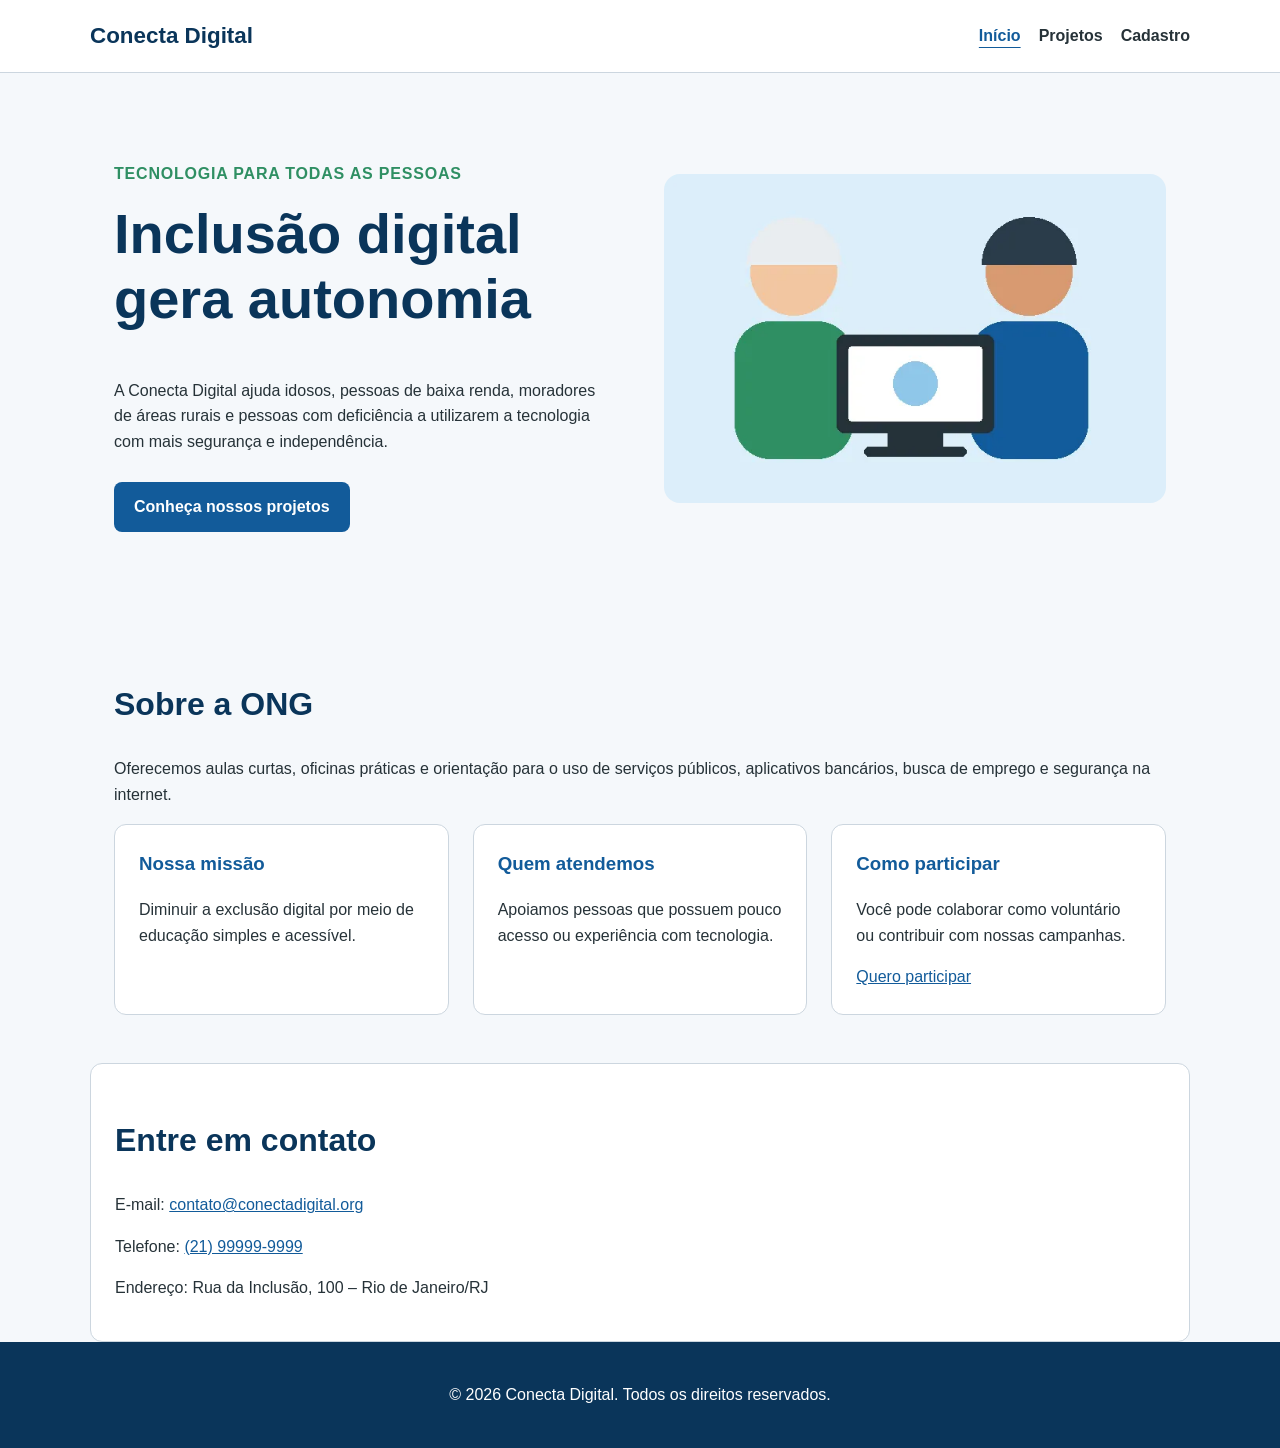
<file: index.html>
<!DOCTYPE html>
<html lang="pt-BR">
<head>
  <meta charset="UTF-8">
  <meta name="viewport" content="width=device-width, initial-scale=1.0">
  <meta name="description" content="Conheça a ONG Conecta Digital e suas ações de inclusão digital.">
  <title>Conecta Digital | Início</title>
  <link rel="stylesheet" href="assets/css/style.css">
</head>
<body>
  <header class="cabecalho">
    <a class="logo" href="index.html">Conecta Digital</a>

    <nav aria-label="Navegação principal">
      <ul class="menu">
        <li><a href="index.html" aria-current="page">Início</a></li>
        <li><a href="projetos.html">Projetos</a></li>
        <li><a href="cadastro.html">Cadastro</a></li>
      </ul>
    </nav>
  </header>

  <main>
    <section class="destaque" aria-labelledby="titulo-principal">
      <div>
        <p class="chamada">Tecnologia para todas as pessoas</p>
        <h1 id="titulo-principal">Inclusão digital gera autonomia</h1>
        <p>
          A Conecta Digital ajuda idosos, pessoas de baixa renda, moradores de
          áreas rurais e pessoas com deficiência a utilizarem a tecnologia com
          mais segurança e independência.
        </p>
        <a class="botao" href="projetos.html">Conheça nossos projetos</a>
      </div>

      <picture>
        <source srcset="assets/imagens/inclusao-digital.webp" type="image/webp">
        <img
          src="assets/imagens/inclusao-digital.svg"
          alt="Idosa aprendendo a usar um computador com a ajuda de uma voluntária"
          width="640"
          height="420"
        >
      </picture>
    </section>

    <section class="secao" aria-labelledby="sobre-nos">
      <h2 id="sobre-nos">Sobre a ONG</h2>
      <p>
        Oferecemos aulas curtas, oficinas práticas e orientação para o uso de
        serviços públicos, aplicativos bancários, busca de emprego e segurança
        na internet.
      </p>

      <div class="grade">
        <article class="cartao">
          <h3>Nossa missão</h3>
          <p>Diminuir a exclusão digital por meio de educação simples e acessível.</p>
        </article>

        <article class="cartao">
          <h3>Quem atendemos</h3>
          <p>Apoiamos pessoas que possuem pouco acesso ou experiência com tecnologia.</p>
        </article>

        <aside class="cartao">
          <h3>Como participar</h3>
          <p>Você pode colaborar como voluntário ou contribuir com nossas campanhas.</p>
          <a href="cadastro.html">Quero participar</a>
        </aside>
      </div>
    </section>

    <section class="secao contato" aria-labelledby="titulo-contato">
      <h2 id="titulo-contato">Entre em contato</h2>
      <address>
        <p>E-mail: <a href="mailto:contato@conectadigital.org">contato@conectadigital.org</a></p>
        <p>Telefone: <a href="tel:+5521999999999">(21) 99999-9999</a></p>
        <p>Endereço: Rua da Inclusão, 100 – Rio de Janeiro/RJ</p>
      </address>
    </section>
  </main>

  <footer>
    <p>&copy; 2026 Conecta Digital. Todos os direitos reservados.</p>
  </footer>
</body>
</html>
</file>
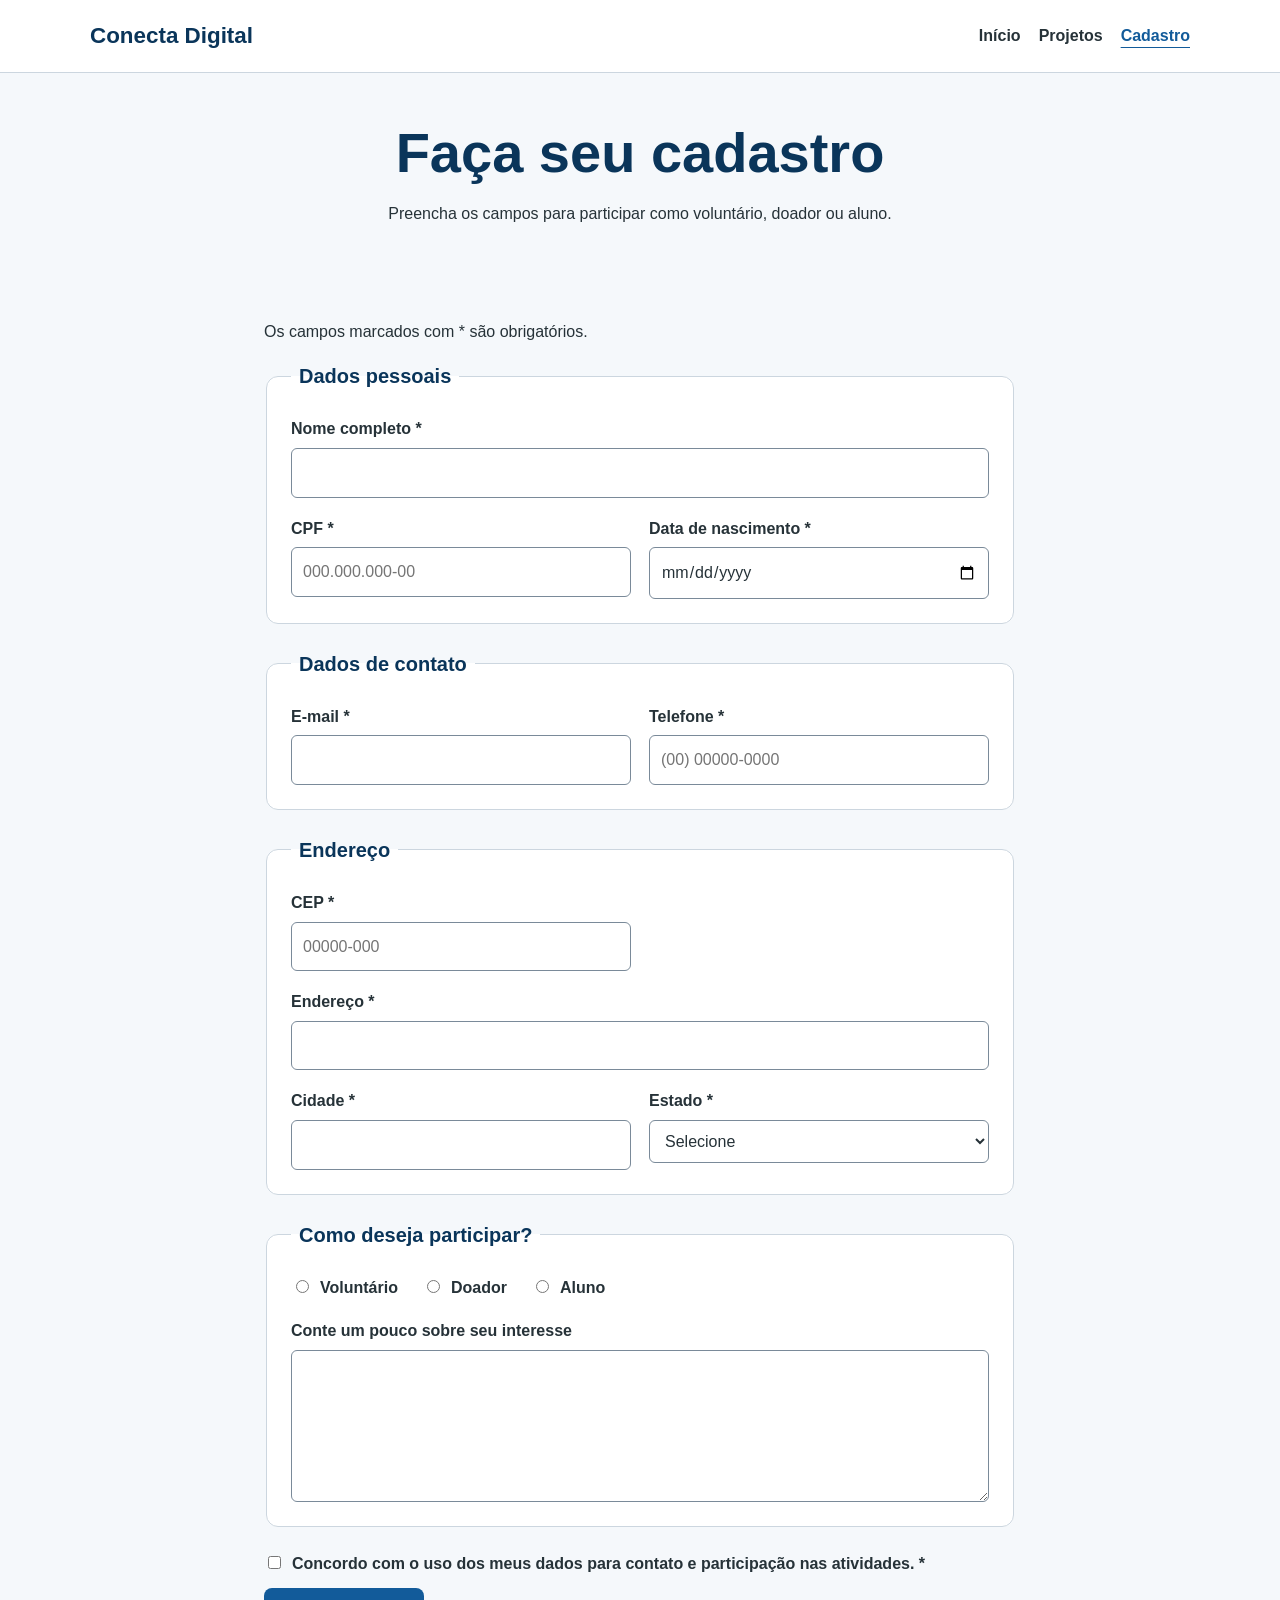
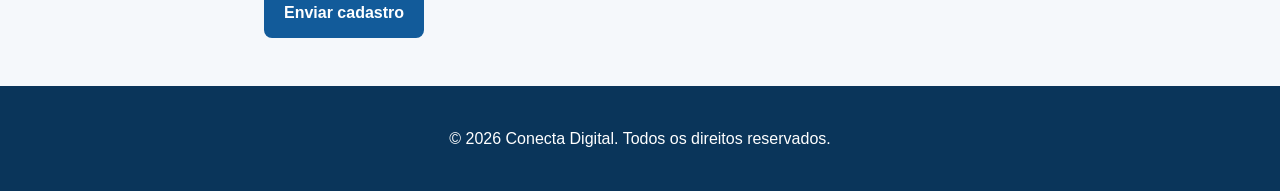
<file: cadastro.html>
<!DOCTYPE html>
<html lang="pt-BR">
<head>
  <meta charset="UTF-8">
  <meta name="viewport" content="width=device-width, initial-scale=1.0">
  <meta name="description" content="Cadastre-se para participar das ações da ONG Conecta Digital.">
  <title>Conecta Digital | Cadastro</title>
  <link rel="stylesheet" href="assets/css/style.css">
</head>
<body>
  <header class="cabecalho">
    <a class="logo" href="index.html">Conecta Digital</a>

    <nav aria-label="Navegação principal">
      <ul class="menu">
        <li><a href="index.html">Início</a></li>
        <li><a href="projetos.html">Projetos</a></li>
        <li><a href="cadastro.html" aria-current="page">Cadastro</a></li>
      </ul>
    </nav>
  </header>

  <main>
    <section class="titulo-pagina" aria-labelledby="titulo-cadastro">
      <h1 id="titulo-cadastro">Faça seu cadastro</h1>
      <p>Preencha os campos para participar como voluntário, doador ou aluno.</p>
    </section>

    <form class="formulario" action="#" method="post">
      <p>Os campos marcados com * são obrigatórios.</p>

      <fieldset>
        <legend>Dados pessoais</legend>

        <div class="grupo-campo campo-completo">
          <label for="nome">Nome completo *</label>
          <input type="text" id="nome" name="nome" minlength="3" maxlength="100" autocomplete="name" required>
        </div>

        <div class="grupo-campo">
          <label for="cpf">CPF *</label>
          <input
            type="text"
            id="cpf"
            name="cpf"
            inputmode="numeric"
            pattern="\d{3}\.\d{3}\.\d{3}-\d{2}"
            maxlength="14"
            placeholder="000.000.000-00"
            title="Digite o CPF no formato 000.000.000-00"
            autocomplete="off"
            required
          >
        </div>

        <div class="grupo-campo">
          <label for="nascimento">Data de nascimento *</label>
          <input type="date" id="nascimento" name="nascimento" autocomplete="bday" required>
        </div>
      </fieldset>

      <fieldset>
        <legend>Dados de contato</legend>

        <div class="grupo-campo">
          <label for="email">E-mail *</label>
          <input type="email" id="email" name="email" maxlength="120" autocomplete="email" required>
        </div>

        <div class="grupo-campo">
          <label for="telefone">Telefone *</label>
          <input
            type="tel"
            id="telefone"
            name="telefone"
            inputmode="tel"
            pattern="\(\d{2}\) \d{5}-\d{4}"
            maxlength="15"
            placeholder="(00) 00000-0000"
            title="Digite o telefone no formato (00) 00000-0000"
            autocomplete="tel"
            required
          >
        </div>
      </fieldset>

      <fieldset>
        <legend>Endereço</legend>

        <div class="grupo-campo">
          <label for="cep">CEP *</label>
          <input
            type="text"
            id="cep"
            name="cep"
            inputmode="numeric"
            pattern="\d{5}-\d{3}"
            maxlength="9"
            placeholder="00000-000"
            title="Digite o CEP no formato 00000-000"
            autocomplete="postal-code"
            required
          >
        </div>

        <div class="grupo-campo campo-completo">
          <label for="endereco">Endereço *</label>
          <input type="text" id="endereco" name="endereco" maxlength="150" autocomplete="street-address" required>
        </div>

        <div class="grupo-campo">
          <label for="cidade">Cidade *</label>
          <input type="text" id="cidade" name="cidade" maxlength="80" autocomplete="address-level2" required>
        </div>

        <div class="grupo-campo">
          <label for="estado">Estado *</label>
          <select id="estado" name="estado" autocomplete="address-level1" required>
            <option value="">Selecione</option>
            <option value="RJ">Rio de Janeiro</option>
            <option value="SP">São Paulo</option>
            <option value="MG">Minas Gerais</option>
            <option value="ES">Espírito Santo</option>
          </select>
        </div>
      </fieldset>

      <fieldset>
        <legend>Como deseja participar?</legend>

        <div class="opcoes">
          <label><input type="radio" name="participacao" value="voluntario" required> Voluntário</label>
          <label><input type="radio" name="participacao" value="doador"> Doador</label>
          <label><input type="radio" name="participacao" value="aluno"> Aluno</label>
        </div>

        <div class="grupo-campo campo-completo">
          <label for="mensagem">Conte um pouco sobre seu interesse</label>
          <textarea id="mensagem" name="mensagem" rows="5" maxlength="500"></textarea>
        </div>
      </fieldset>

      <label class="termos">
        <input type="checkbox" name="consentimento" required>
        Concordo com o uso dos meus dados para contato e participação nas atividades. *
      </label>

      <button type="submit">Enviar cadastro</button>
    </form>
  </main>

  <footer>
    <p>&copy; 2026 Conecta Digital. Todos os direitos reservados.</p>
  </footer>
</body>
</html>
</file>
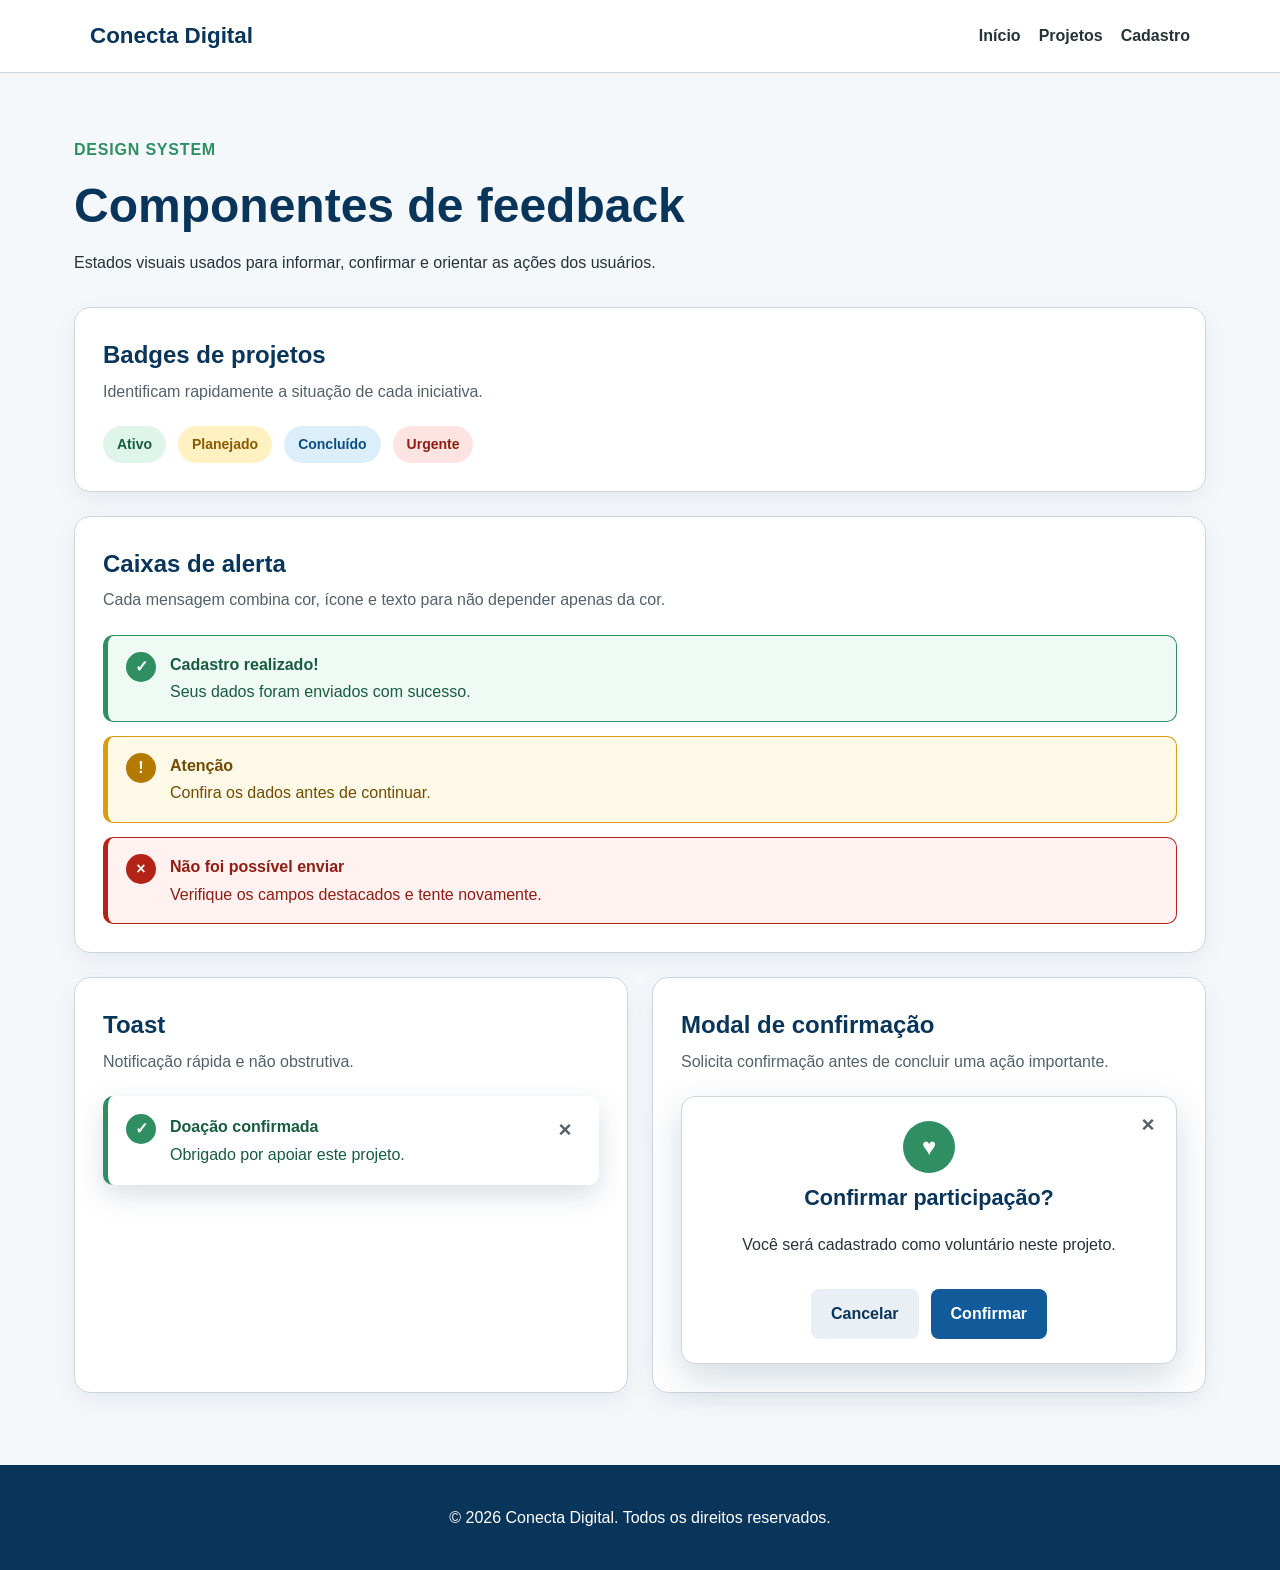
<file: componentes.html>
<!DOCTYPE html>
<html lang="pt-BR">
<head>
  <meta charset="UTF-8">
  <meta name="viewport" content="width=device-width, initial-scale=1.0">
  <title>Conecta Digital | Componentes de feedback</title>
  <link rel="stylesheet" href="assets/css/style.css">
</head>
<body>
  <header class="cabecalho">
    <a class="logo" href="index.html">Conecta Digital</a>
    <nav aria-label="Navegação principal">
      <ul class="menu">
        <li><a href="index.html">Início</a></li>
        <li><a href="projetos.html">Projetos</a></li>
        <li><a href="cadastro.html">Cadastro</a></li>
      </ul>
    </nav>
  </header>

  <main class="pagina-componentes">
    <section class="titulo-componentes">
      <p class="chamada">Design System</p>
      <h1>Componentes de feedback</h1>
      <p>Estados visuais usados para informar, confirmar e orientar as ações dos usuários.</p>
    </section>

    <section class="painel-componentes" aria-labelledby="titulo-badges">
      <h2 id="titulo-badges">Badges de projetos</h2>
      <p class="descricao-componente">Identificam rapidamente a situação de cada iniciativa.</p>
      <div class="lista-badges">
        <span class="badge badge-ativo">Ativo</span>
        <span class="badge badge-planejado">Planejado</span>
        <span class="badge badge-concluido">Concluído</span>
        <span class="badge badge-urgente">Urgente</span>
      </div>
    </section>

    <section class="painel-componentes" aria-labelledby="titulo-alertas">
      <h2 id="titulo-alertas">Caixas de alerta</h2>
      <p class="descricao-componente">Cada mensagem combina cor, ícone e texto para não depender apenas da cor.</p>
      <div class="alerta alerta-sucesso" role="status">
        <span class="icone-feedback" aria-hidden="true">✓</span>
        <div><strong>Cadastro realizado!</strong><p>Seus dados foram enviados com sucesso.</p></div>
      </div>
      <div class="alerta alerta-aviso" role="alert">
        <span class="icone-feedback" aria-hidden="true">!</span>
        <div><strong>Atenção</strong><p>Confira os dados antes de continuar.</p></div>
      </div>
      <div class="alerta alerta-erro" role="alert">
        <span class="icone-feedback" aria-hidden="true">×</span>
        <div><strong>Não foi possível enviar</strong><p>Verifique os campos destacados e tente novamente.</p></div>
      </div>
    </section>

    <div class="grade-feedback">
      <section class="painel-componentes" aria-labelledby="titulo-toast">
        <h2 id="titulo-toast">Toast</h2>
        <p class="descricao-componente">Notificação rápida e não obstrutiva.</p>
        <div class="toast-demonstracao" role="status" aria-live="polite">
          <span class="icone-toast" aria-hidden="true">✓</span>
          <div><strong>Doação confirmada</strong><p>Obrigado por apoiar este projeto.</p></div>
          <button class="fechar-feedback" type="button" aria-label="Fechar notificação">×</button>
        </div>
      </section>

      <section class="painel-componentes" aria-labelledby="titulo-modal">
        <h2 id="titulo-modal">Modal de confirmação</h2>
        <p class="descricao-componente">Solicita confirmação antes de concluir uma ação importante.</p>
        <div class="modal-demonstracao" role="dialog" aria-modal="true" aria-labelledby="modal-titulo" aria-describedby="modal-texto">
          <button class="fechar-feedback" type="button" aria-label="Fechar janela">×</button>
          <span class="icone-modal" aria-hidden="true">♥</span>
          <h3 id="modal-titulo">Confirmar participação?</h3>
          <p id="modal-texto">Você será cadastrado como voluntário neste projeto.</p>
          <div class="acoes-modal">
            <button class="botao-secundario" type="button">Cancelar</button>
            <button type="button">Confirmar</button>
          </div>
        </div>
      </section>
    </div>
  </main>

  <footer>
    <p>&copy; 2026 Conecta Digital. Todos os direitos reservados.</p>
  </footer>
</body>
</html>
</file>
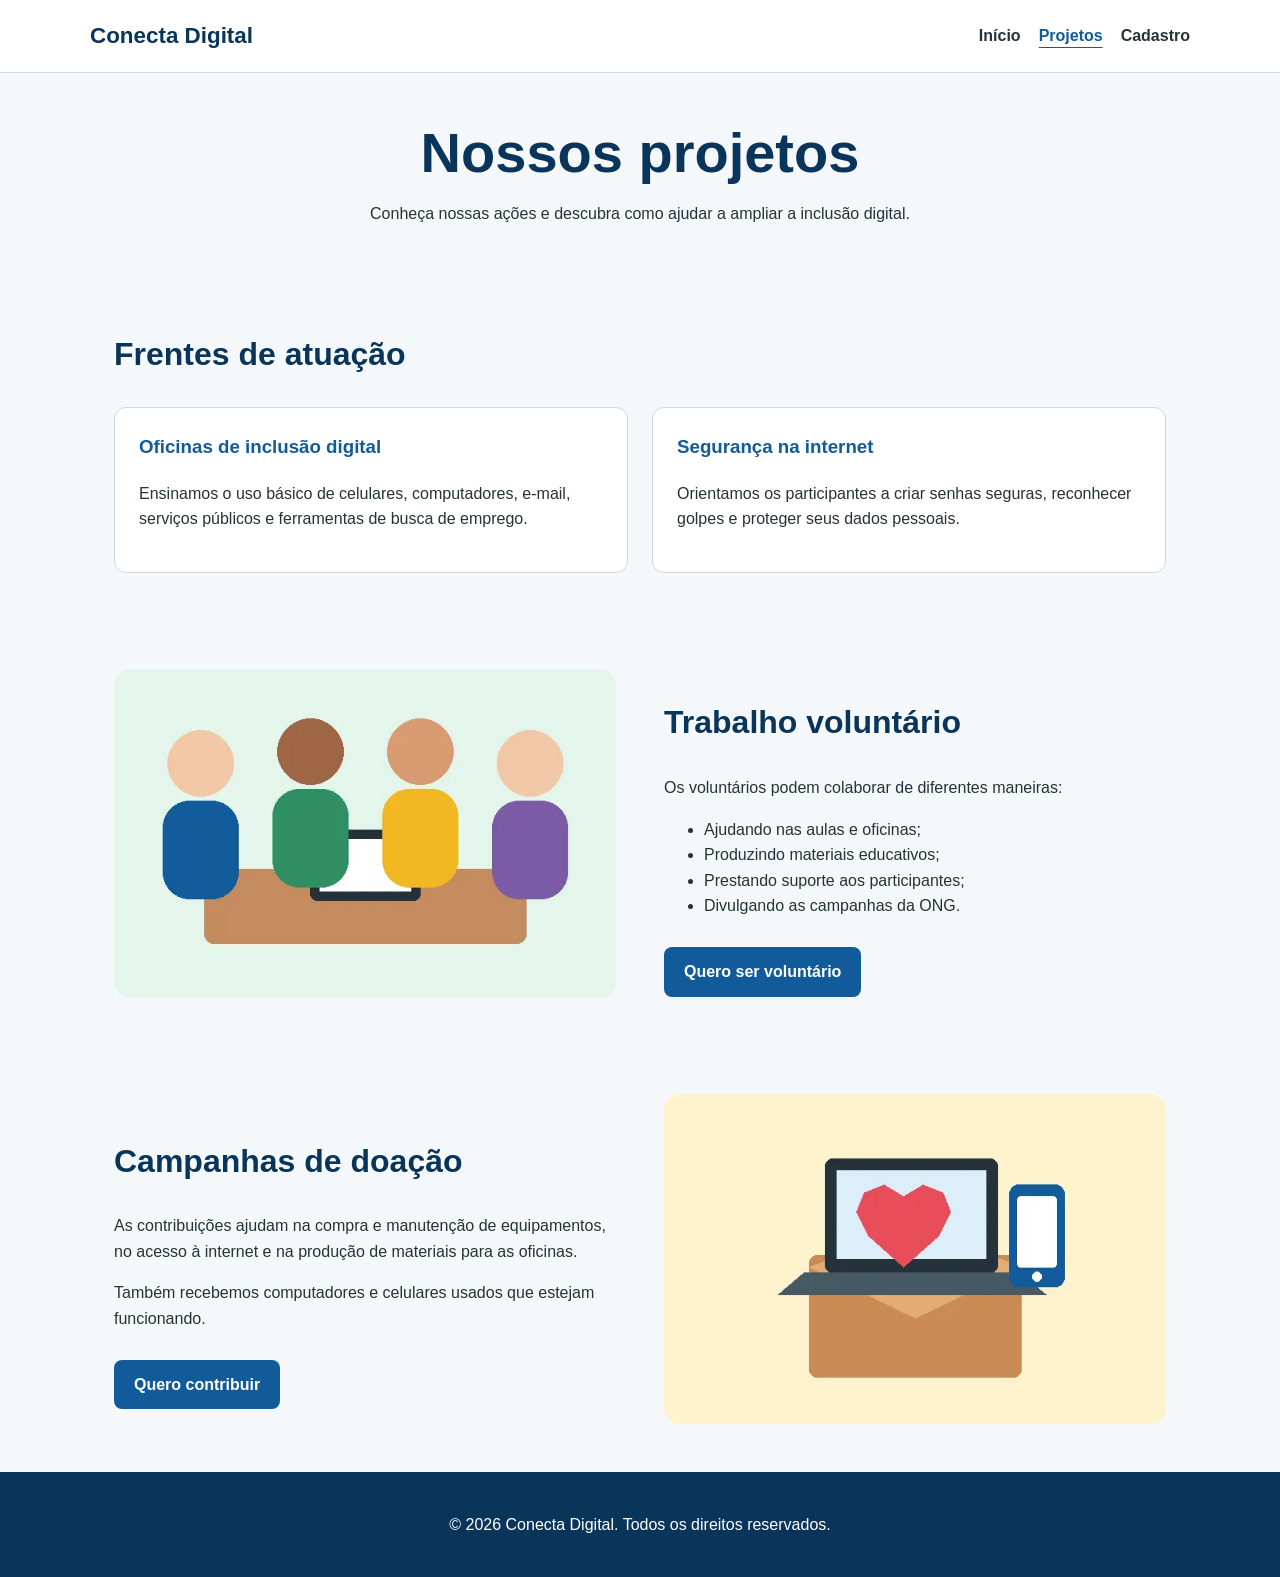
<file: projetos.html>
<!DOCTYPE html>
<html lang="pt-BR">
<head>
  <meta charset="UTF-8">
  <meta name="viewport" content="width=device-width, initial-scale=1.0">
  <meta name="description" content="Conheça os projetos, campanhas e oportunidades de voluntariado da Conecta Digital.">
  <title>Conecta Digital | Projetos</title>
  <link rel="stylesheet" href="assets/css/style.css">
</head>
<body>
  <header class="cabecalho">
    <a class="logo" href="index.html">Conecta Digital</a>

    <nav aria-label="Navegação principal">
      <ul class="menu">
        <li><a href="index.html">Início</a></li>
        <li><a href="projetos.html" aria-current="page">Projetos</a></li>
        <li><a href="cadastro.html">Cadastro</a></li>
      </ul>
    </nav>
  </header>

  <main>
    <section class="titulo-pagina" aria-labelledby="titulo-projetos">
      <h1 id="titulo-projetos">Nossos projetos</h1>
      <p>Conheça nossas ações e descubra como ajudar a ampliar a inclusão digital.</p>
    </section>

    <section class="secao" aria-labelledby="acoes">
      <h2 id="acoes">Frentes de atuação</h2>

      <div class="grade grade-dois">
        <article class="cartao">
          <h3>Oficinas de inclusão digital</h3>
          <p>
            Ensinamos o uso básico de celulares, computadores, e-mail, serviços
            públicos e ferramentas de busca de emprego.
          </p>
        </article>

        <article class="cartao">
          <h3>Segurança na internet</h3>
          <p>
            Orientamos os participantes a criar senhas seguras, reconhecer golpes
            e proteger seus dados pessoais.
          </p>
        </article>
      </div>
    </section>

    <section class="secao bloco-imagem" aria-labelledby="voluntariado">
      <picture>
        <source srcset="assets/imagens/voluntariado.webp" type="image/webp">
        <img
          src="assets/imagens/voluntariado.svg"
          alt="Grupo de voluntários reunido em uma oficina de inclusão digital"
          width="640"
          height="420"
        >
      </picture>

      <div>
        <h2 id="voluntariado">Trabalho voluntário</h2>
        <p>Os voluntários podem colaborar de diferentes maneiras:</p>
        <ul>
          <li>Ajudando nas aulas e oficinas;</li>
          <li>Produzindo materiais educativos;</li>
          <li>Prestando suporte aos participantes;</li>
          <li>Divulgando as campanhas da ONG.</li>
        </ul>
        <a class="botao" href="cadastro.html">Quero ser voluntário</a>
      </div>
    </section>

    <section class="secao bloco-imagem bloco-invertido" aria-labelledby="doacoes">
      <picture>
        <source srcset="assets/imagens/doacoes.webp" type="image/webp">
        <img
          src="assets/imagens/doacoes.svg"
          alt="Caixa de doações contendo um notebook e um celular para os projetos da ONG"
          width="640"
          height="420"
        >
      </picture>

      <div>
        <h2 id="doacoes">Campanhas de doação</h2>
        <p>
          As contribuições ajudam na compra e manutenção de equipamentos, no acesso
          à internet e na produção de materiais para as oficinas.
        </p>
        <p>Também recebemos computadores e celulares usados que estejam funcionando.</p>
        <a class="botao" href="cadastro.html">Quero contribuir</a>
      </div>
    </section>
  </main>

  <footer>
    <p>&copy; 2026 Conecta Digital. Todos os direitos reservados.</p>
  </footer>
</body>
</html>
</file>
<file: assets/css/style.css>
:root {
  --azul: #125b9a;
  --azul-escuro: #0a355a;
  --verde: #2f8f63;
  --fundo: #f5f8fb;
  --texto: #263238;
  --branco: #ffffff;
  --borda: #ccd6df;
}

* {
  box-sizing: border-box;
}

body {
  margin: 0;
  color: var(--texto);
  background: var(--fundo);
  font-family: Arial, Helvetica, sans-serif;
  line-height: 1.6;
}

a {
  color: var(--azul);
}

a:focus-visible,
button:focus-visible,
input:focus-visible,
select:focus-visible,
textarea:focus-visible {
  outline: 3px solid #f1b722;
  outline-offset: 3px;
}

img {
  display: block;
  max-width: 100%;
  height: auto;
  border-radius: 16px;
}

.cabecalho {
  display: flex;
  justify-content: space-between;
  align-items: center;
  gap: 24px;
  padding: 18px max(5%, calc((100% - 1100px) / 2));
  background: var(--branco);
  border-bottom: 1px solid var(--borda);
}

.logo {
  color: var(--azul-escuro);
  font-size: 1.4rem;
  font-weight: bold;
  text-decoration: none;
}

.menu {
  display: flex;
  flex-wrap: wrap;
  gap: 18px;
  margin: 0;
  padding: 0;
  list-style: none;
}

.menu a {
  color: var(--texto);
  font-weight: bold;
  text-decoration: none;
}

.menu a:hover,
.menu a[aria-current="page"] {
  color: var(--azul);
  text-decoration: underline;
  text-underline-offset: 6px;
}

.destaque,
.bloco-imagem {
  display: grid;
  grid-template-columns: 1fr 1fr;
  align-items: center;
  gap: 48px;
  max-width: 1100px;
  margin: 0 auto;
  padding: 72px 24px;
}

.destaque h1,
.titulo-pagina h1 {
  margin-top: 0;
  color: var(--azul-escuro);
  font-size: clamp(2rem, 5vw, 3.5rem);
  line-height: 1.15;
}

.chamada {
  color: var(--verde);
  font-weight: bold;
  text-transform: uppercase;
  letter-spacing: 0.05em;
}

.botao,
button {
  display: inline-block;
  margin-top: 12px;
  padding: 12px 20px;
  color: var(--branco);
  background: var(--azul);
  border: 0;
  border-radius: 8px;
  font: inherit;
  font-weight: bold;
  text-decoration: none;
  cursor: pointer;
}

.botao:hover,
button:hover {
  background: var(--azul-escuro);
}

.secao,
.titulo-pagina,
.formulario {
  max-width: 1100px;
  margin: 0 auto;
  padding: 48px 24px;
}

.titulo-pagina {
  padding-bottom: 12px;
  text-align: center;
}

.titulo-pagina h1 {
  margin-bottom: 12px;
}

.secao h2 {
  color: var(--azul-escuro);
  font-size: 2rem;
}

.grade {
  display: grid;
  grid-template-columns: repeat(3, 1fr);
  gap: 24px;
}

.grade-dois {
  grid-template-columns: repeat(2, 1fr);
}

.cartao,
.contato,
fieldset {
  padding: 24px;
  background: var(--branco);
  border: 1px solid var(--borda);
  border-radius: 12px;
}

.cartao h3 {
  margin-top: 0;
  color: var(--azul);
}

.bloco-invertido picture {
  order: 2;
}

.contato address {
  font-style: normal;
}

.formulario {
  max-width: 800px;
}

fieldset {
  display: grid;
  grid-template-columns: repeat(2, 1fr);
  gap: 18px;
  margin-bottom: 24px;
}

legend {
  padding: 0 8px;
  color: var(--azul-escuro);
  font-size: 1.25rem;
  font-weight: bold;
}

.grupo-campo {
  display: flex;
  flex-direction: column;
  gap: 6px;
}

.campo-completo,
.opcoes {
  grid-column: 1 / -1;
}

label {
  font-weight: bold;
}

input,
select,
textarea {
  width: 100%;
  padding: 11px;
  color: var(--texto);
  background: var(--branco);
  border: 1px solid #7a8a99;
  border-radius: 6px;
  font: inherit;
}

.opcoes {
  display: flex;
  flex-wrap: wrap;
  gap: 24px;
}

.opcoes label,
.termos {
  display: flex;
  align-items: flex-start;
  gap: 8px;
}

.opcoes input,
.termos input {
  width: auto;
  margin-top: 5px;
}

footer {
  padding: 24px;
  color: var(--branco);
  background: var(--azul-escuro);
  text-align: center;
}

@media (max-width: 760px) {
  .cabecalho,
  .destaque,
  .bloco-imagem {
    grid-template-columns: 1fr;
  }

  .cabecalho {
    display: block;
  }

  .menu {
    margin-top: 14px;
  }

  .grade,
  .grade-dois,
  fieldset {
    grid-template-columns: 1fr;
  }

  .bloco-invertido picture {
    order: 0;
  }
}

/* Componentes de feedback */
.pagina-componentes {
  max-width: 1180px;
  margin: 0 auto;
  padding: 48px 24px 72px;
}

.titulo-componentes {
  margin-bottom: 32px;
}

.titulo-componentes h1 {
  margin: 4px 0 8px;
  color: var(--azul-escuro);
  font-size: clamp(2rem, 4vw, 3rem);
  line-height: 1.15;
}

.painel-componentes {
  margin-bottom: 24px;
  padding: 28px;
  background: var(--branco);
  border: 1px solid var(--borda);
  border-radius: 16px;
  box-shadow: 0 8px 24px rgba(10, 53, 90, 0.07);
}

.painel-componentes h2 {
  margin: 0;
  color: var(--azul-escuro);
}

.descricao-componente {
  margin: 4px 0 22px;
  color: #52616b;
}

.lista-badges {
  display: flex;
  flex-wrap: wrap;
  gap: 12px;
}

.badge {
  display: inline-flex;
  align-items: center;
  padding: 7px 14px;
  border-radius: 999px;
  font-size: 0.875rem;
  font-weight: bold;
}

.badge-ativo { color: #185c40; background: #dff5e9; }
.badge-planejado { color: #8a5a00; background: #fff1c2; }
.badge-concluido { color: #0a4f82; background: #dceefa; }
.badge-urgente { color: #8f1d14; background: #fde4e2; }

.alerta {
  display: flex;
  align-items: flex-start;
  gap: 14px;
  margin-top: 14px;
  padding: 16px 18px;
  border: 1px solid;
  border-left-width: 5px;
  border-radius: 10px;
}

.alerta p,
.toast-demonstracao p {
  margin: 2px 0 0;
}

.alerta-sucesso { color: #185c40; background: #eefaf3; border-color: #2f8f63; }
.alerta-aviso { color: #714b00; background: #fff9e8; border-color: #d99c10; }
.alerta-erro { color: #8f1d14; background: #fff2f0; border-color: #b42318; }

.icone-feedback,
.icone-toast {
  display: grid;
  flex: 0 0 30px;
  width: 30px;
  height: 30px;
  place-items: center;
  color: var(--branco);
  background: var(--azul);
  border-radius: 50%;
  font-weight: bold;
  line-height: 1;
}

.alerta-sucesso .icone-feedback { background: #2f8f63; }
.alerta-aviso .icone-feedback { background: #b47a00; }
.alerta-erro .icone-feedback { background: #b42318; }

.grade-feedback {
  display: grid;
  grid-template-columns: 1fr 1fr;
  gap: 24px;
}

.grade-feedback .painel-componentes {
  margin-bottom: 0;
}

.toast-demonstracao {
  display: flex;
  align-items: flex-start;
  gap: 14px;
  padding: 18px;
  color: #185c40;
  background: var(--branco);
  border-left: 5px solid var(--verde);
  border-radius: 10px;
  box-shadow: 0 10px 28px rgba(10, 53, 90, 0.16);
}

.icone-toast {
  background: var(--verde);
}

.fechar-feedback {
  margin: 0 0 0 auto;
  padding: 0;
  width: 32px;
  height: 32px;
  color: #52616b;
  background: transparent;
  font-size: 1.4rem;
  line-height: 1;
}

.fechar-feedback:hover {
  color: var(--azul-escuro);
  background: #e9eff4;
}

.modal-demonstracao {
  position: relative;
  padding: 24px;
  background: var(--branco);
  border: 1px solid var(--borda);
  border-radius: 14px;
  box-shadow: 0 14px 38px rgba(10, 53, 90, 0.18);
  text-align: center;
}

.modal-demonstracao h3 {
  margin: 8px 0;
  color: var(--azul-escuro);
  font-size: 1.35rem;
}

.modal-demonstracao > .fechar-feedback {
  position: absolute;
  top: 12px;
  right: 12px;
}

.icone-modal {
  display: grid;
  width: 52px;
  height: 52px;
  margin: 0 auto;
  place-items: center;
  color: var(--branco);
  background: var(--verde);
  border-radius: 50%;
  font-size: 1.5rem;
}

.acoes-modal {
  display: flex;
  justify-content: center;
  gap: 12px;
  margin-top: 20px;
}

.botao-secundario {
  color: var(--azul-escuro);
  background: #e9eff4;
}

.botao-secundario:hover {
  color: var(--branco);
  background: #52616b;
}

@media (max-width: 760px) {
  .grade-feedback {
    grid-template-columns: 1fr;
  }
}
</file>
